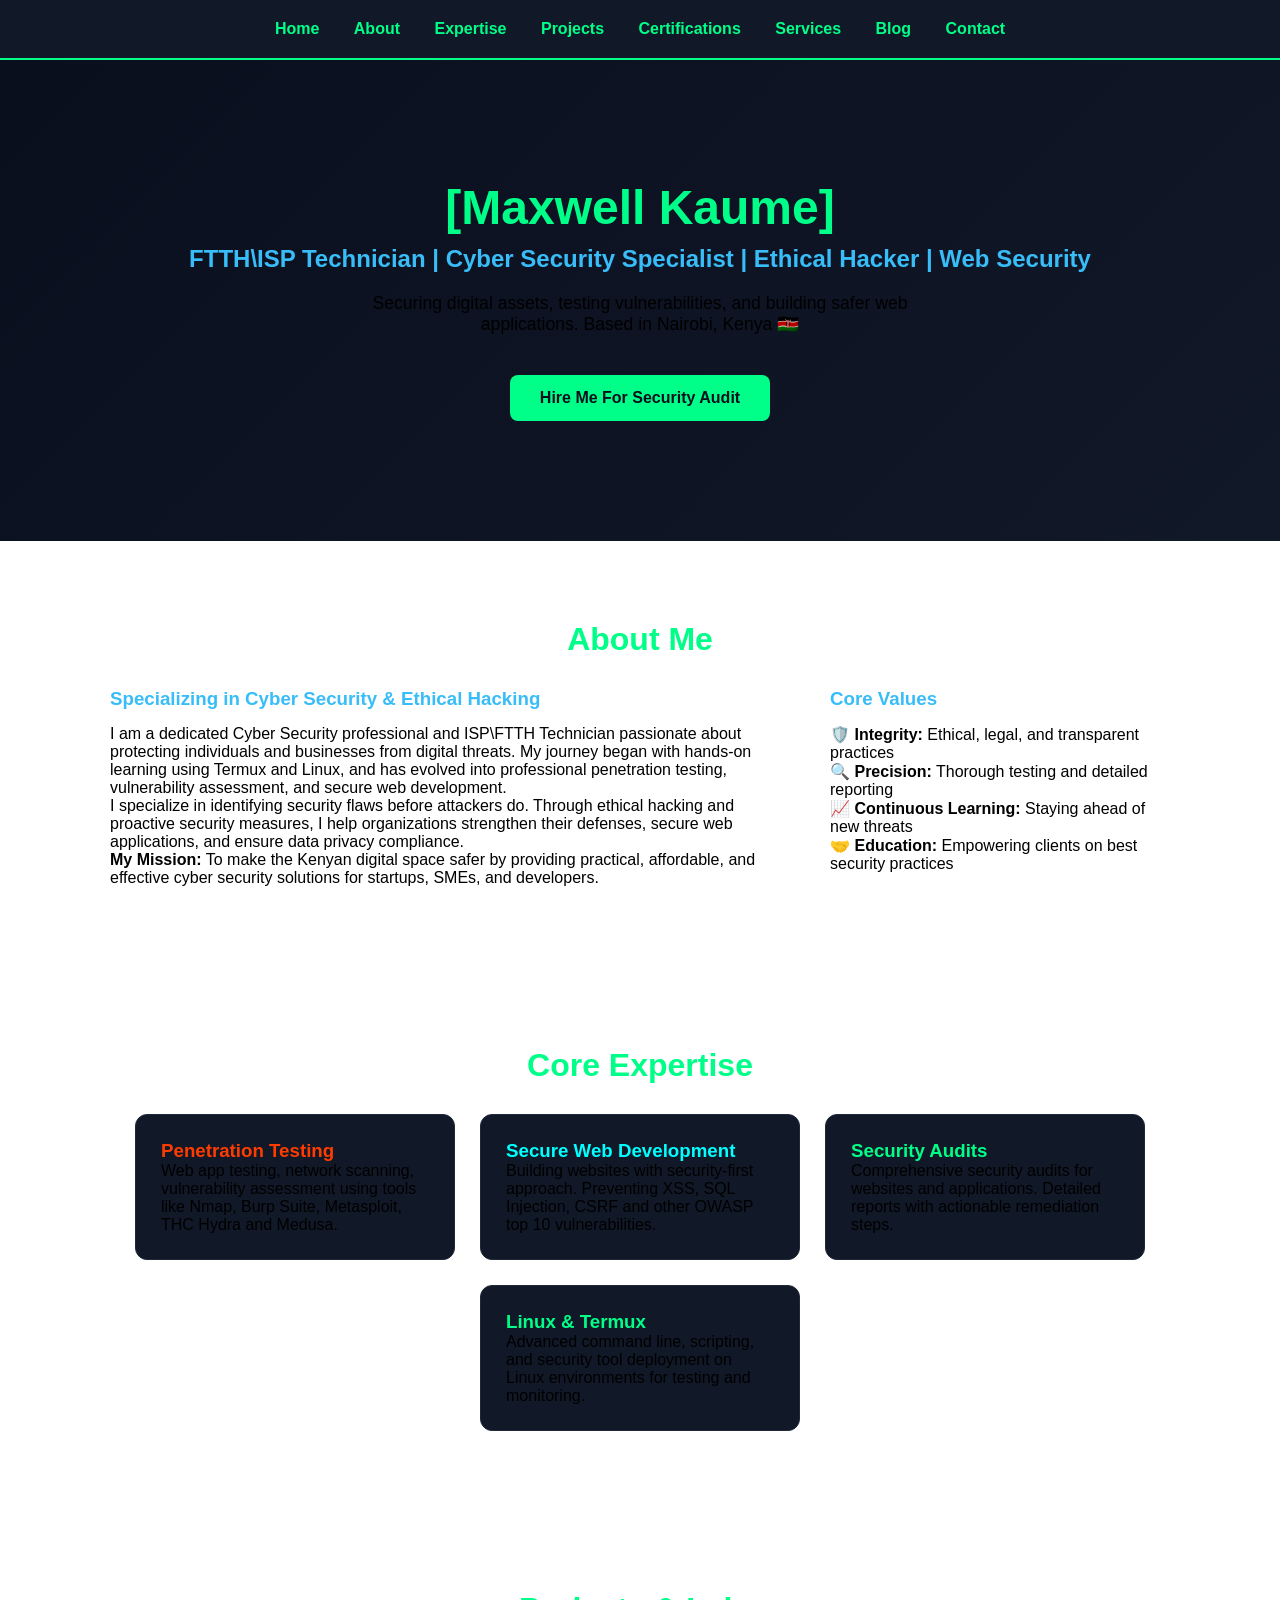
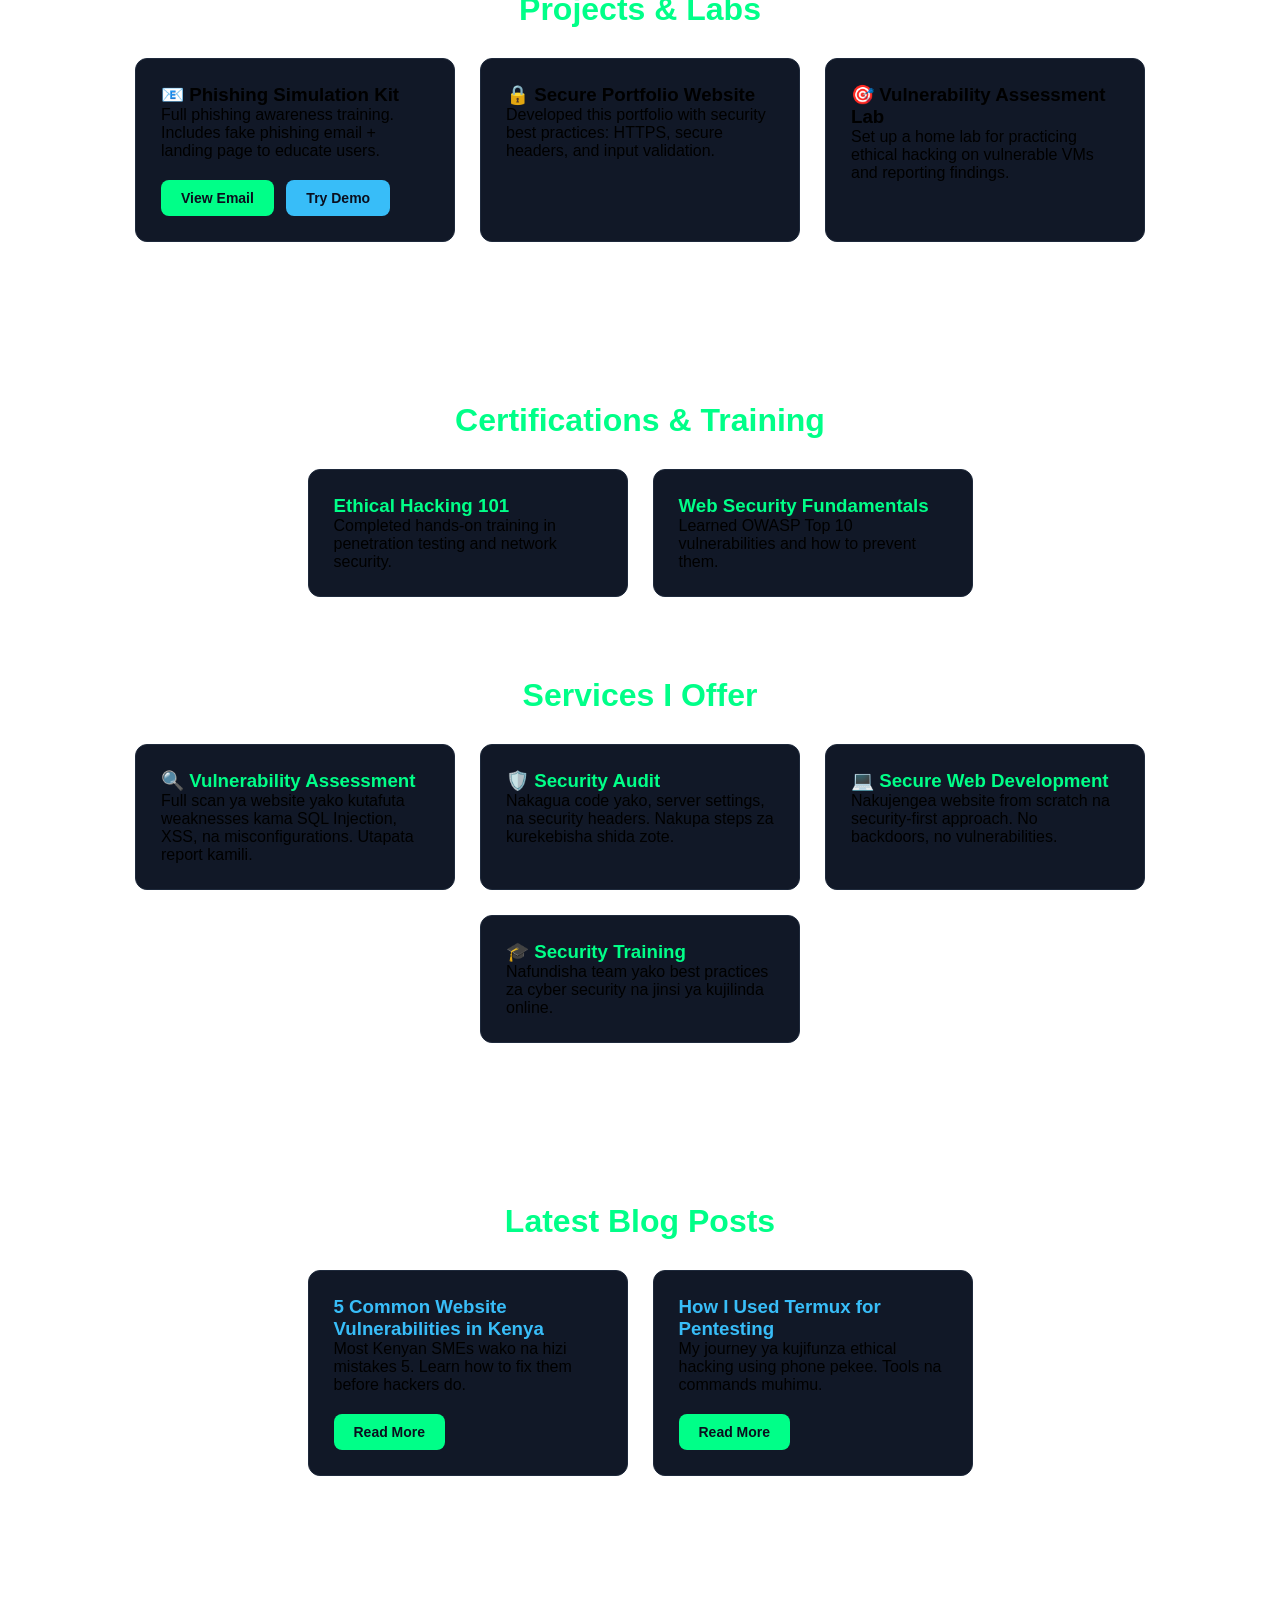
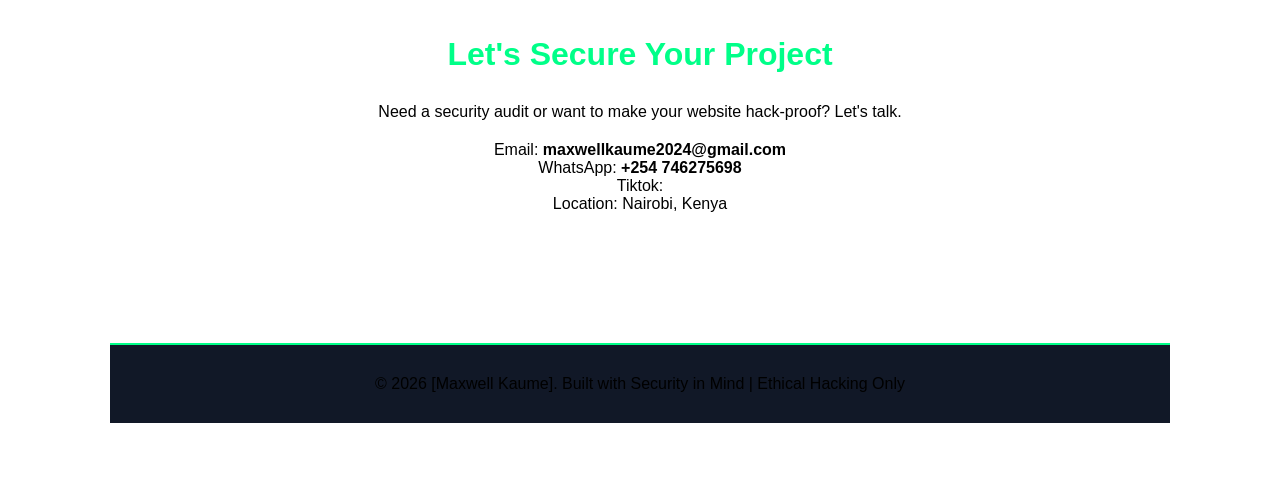
<file: index.html>
<!DOCTYPE html>
<html>
<head>
    <title>Maxwel Kaume - FTTH Technician and Cyber Security Specialist</title>
    <style>
        * { margin: 0; padding: 0; box-sizing: border-box; font-family: 'Segoe UI', Arial, sans-serif; }         
        
        header { background: #111827; padding: 20px; text-align: center; position: sticky; top: 0; border-bottom: 2px solid #00ff88; }
        nav a { color: #00ff88; margin: 0 15px; text-decoration: none; font-weight: 600; }
        nav a:hover { color: #38bdf8; }
        
        .hero { padding: 120px 20px; text-align: center; background: linear-gradient(135deg, #0a0f1e 0%, #111827 100%); }
        .hero h1 { font-size: 3rem; color: #00ff88; }
        .hero h2 { font-size: 1.5rem; color: #38bdf8; margin: 10px 0; }
        .hero p { font-size: 1.1rem; margin: 20px auto; max-width: 600px; }
        
        .section { padding: 80px 20px; max-width: 1100px; margin: auto; }
        .section h2 { color: #00ff88; margin-bottom: 30px; text-align: center; font-size: 2rem; }
        
        .grid { display: flex; gap: 25px; flex-wrap: wrap; justify-content: center; }
        .card { background: #111827; padding: 25px; border-radius: 12px; width: 320px; border: 1px solid #1e293b; }
        .card:hover { border-color: #00ff88; }
        
        footer { background: #111827; text-align: center; padding: 30px; margin-top: 50px; border-top: 2px solid #00ff88; }
        .btn { background: #00ff88; color: #0a0f1e; padding: 14px 30px; border-radius: 8px; text-decoration: none; display: inline-block; margin-top: 20px; font-weight: bold; }
        .btn:hover { background: #38bdf8; }
    </style>
</head>
<body>

    <header>
        <nav>
            <a href="#home">Home</a>
            <a href="#about">About</a>
            <a href="#skills">Expertise</a>
            <a href="#projects">Projects</a>
            <a href="#certs">Certifications</a>
            <a href="#services">Services</a>
            <a href="#blog">Blog</a>
            <a href="#contact">Contact</a>

        </nav>
    </header>

    <section class="hero" id="home">
        <h1>[Maxwell Kaume]</h1>
        <h2>FTTH\ISP Technician | Cyber Security Specialist | Ethical Hacker | Web Security</h2>
        <p>Securing digital assets, testing vulnerabilities, and building safer web applications. Based in Nairobi, Kenya 🇰🇪</p>
        <a href="#contact" class="btn">Hire Me For Security Audit</a>
    </section>

    <section class="section" id="about">
        <h2>About Me</h2>
        <div style="display: flex; gap: 40px; flex-wrap: wrap; align-items: flex-start;">
            <div style="flex: 2; min-width: 300px;">
                <h3 style="color: #38bdf8; margin-bottom: 15px;">Specializing in Cyber Security & Ethical Hacking</h3>
                <p>
                    I am a dedicated Cyber Security professional and ISP\FTTH Technician passionate about protecting individuals and businesses from digital threats. 
                    My journey began with hands-on learning using Termux and Linux, and has evolved into professional penetration testing, 
                    vulnerability assessment, and secure web development.
                </p>
                <p>
                    I specialize in identifying security flaws before attackers do. Through ethical hacking and proactive security measures, 
                    I help organizations strengthen their defenses, secure web applications, and ensure data privacy compliance.
                </p>
                <p>
                    <strong>My Mission:</strong> To make the Kenyan digital space safer by providing practical, affordable, and effective 
                    cyber security solutions for startups, SMEs, and developers.
                </p>
            </div>
            <div style="flex: 1; min-width: 300px;">
                <h3 style="color: #38bdf8; margin-bottom: 15px;">Core Values</h3>
                <ul style="list-style: none; padding-left: 0;">
                    <li>🛡️ <strong>Integrity:</strong> Ethical, legal, and transparent practices</li>
                    <li>🔍 <strong>Precision:</strong> Thorough testing and detailed reporting</li>
                    <li>📈 <strong>Continuous Learning:</strong> Staying ahead of new threats</li>
                    <li>🤝 <strong>Education:</strong> Empowering clients on best security practices</li>
                </ul>
            </div>
        </div>
    </section>

    <section class="section" id="skills">
        <h2>Core Expertise</h2>
        <div class="grid">
            <div class="card">
                <h3 style="color: #ff3c00;">Penetration Testing</h3>
                <p>Web app testing, network scanning, vulnerability assessment using tools like Nmap, Burp Suite, Metasploit, THC Hydra and Medusa.</p>
            </div>
            <div class="card">
                <h3 style="color: #00ffff;">Secure Web Development</h3>
                <p>Building websites with security-first approach. Preventing XSS, SQL Injection, CSRF and other OWASP top 10 vulnerabilities.</p>
            </div>
            <div class="card">
                <h3 style="color: #00ff88;">Security Audits</h3>
                <p>Comprehensive security audits for websites and applications. Detailed reports with actionable remediation steps.</p>
            </div>
            <div class="card">
                <h3 style="color: #00ff88;">Linux & Termux</h3>
                <p>Advanced command line, scripting, and security tool deployment on Linux environments for testing and monitoring.</p>
            </div>
        </div>
    </section>

    <section class="section" id="projects">
    <h2>Projects & Labs</h2>
    <div class="grid">
        
        <div class="card">
            <h3>📧 Phishing Simulation Kit</h3>
            <p>Full phishing awareness training. Includes fake phishing email + landing page to educate users.</p>
            <a href="phishing-email.html" class="btn" style="padding: 10px 20px; font-size: 14px; margin-right: 8px;">View Email</a>
            <a href="phishing-sim.html" class="btn" style="padding: 10px 20px; font-size: 14px; background: #38bdf8;">Try Demo</a>
        </div>

        <div class="card">
            <h3>🔒 Secure Portfolio Website</h3>
            <p>Developed this portfolio with security best practices: HTTPS, secure headers, and input validation.</p>
        </div>

        <div class="card">
            <h3>🎯 Vulnerability Assessment Lab</h3>
            <p>Set up a home lab for practicing ethical hacking on vulnerable VMs and reporting findings.</p>
        </div>
    </div>
</section>
    <section class="section" id="certs">
    <h2>Certifications & Training</h2>
    <div class="grid">
        <div class="card">
            <h3 style="color: #00ff88;">Ethical Hacking 101</h3>
            <p>Completed hands-on training in penetration testing and network security.</p>
        </div>
        <div class="card">
            <h3 style="color: #00ff88;">Web Security Fundamentals</h3>
            <p>Learned OWASP Top 10 vulnerabilities and how to prevent them.</p>
        </div>
    </div><section class="section" id="services">
    <h2>Services I Offer</h2>
    <div class="grid">
        <div class="card">
            <h3 style="color: #00ff88;">🔍 Vulnerability Assessment</h3>
            <p>Full scan ya website yako kutafuta weaknesses kama SQL Injection, XSS, na misconfigurations. Utapata report kamili.</p>
        </div>
        <div class="card">
            <h3 style="color: #00ff88;">🛡️ Security Audit</h3>
            <p>Nakagua code yako, server settings, na security headers. Nakupa steps za kurekebisha shida zote.</p>
        </div>
        <div class="card">
            <h3 style="color: #00ff88;">💻 Secure Web Development</h3>
            <p>Nakujengea website from scratch na security-first approach. No backdoors, no vulnerabilities.</p>
        </div>
        <div class="card">
            <h3 style="color: #00ff88;">🎓 Security Training</h3>
            <p>Nafundisha team yako best practices za cyber security na jinsi ya kujilinda online.</p>
        </div>
    </div>
</section>

<section class="section" id="blog">
    <h2>Latest Blog Posts</h2>
    <div class="grid">
        <div class="card">
            <h3 style="color: #38bdf8;">5 Common Website Vulnerabilities in Kenya</h3>
            <p>Most Kenyan SMEs wako na hizi mistakes 5. Learn how to fix them before hackers do.</p>
            <a href="#" class="btn" style="padding: 10px 20px; font-size: 14px;">Read More</a>
        </div>
        <div class="card">
            <h3 style="color: #38bdf8;">How I Used Termux for Pentesting</h3>
            <p>My journey ya kujifunza ethical hacking using phone pekee. Tools na commands muhimu.</p>
            <a href="#" class="btn" style="padding: 10px 20px; font-size: 14px;">Read More</a>
        </div>
    </div>
</section>

    <section class="section" id="contact">
        <h2>Let's Secure Your Project</h2>
        <p style="text-align: center; margin-bottom: 20px;">Need a security audit or want to make your website hack-proof? Let's talk.</p>
        <p style="text-align: center;">Email: <strong>maxwellkaume2024@gmail.com</strong></p>
        <p style="text-align: center;">WhatsApp: <strong>+254 746275698</strong></p>
        <p style="text-align: center;">Tiktok: <strong><BlackShadow_254></strong></p>
        </strong></p> 
        <p style="text-align: center;">Location: Nairobi, Kenya</p>
    </section>

    <footer>
        <p>© 2026 [Maxwell Kaume]. Built with Security in Mind | Ethical Hacking Only</p>
     </footer>
</body>
</html>
</file>
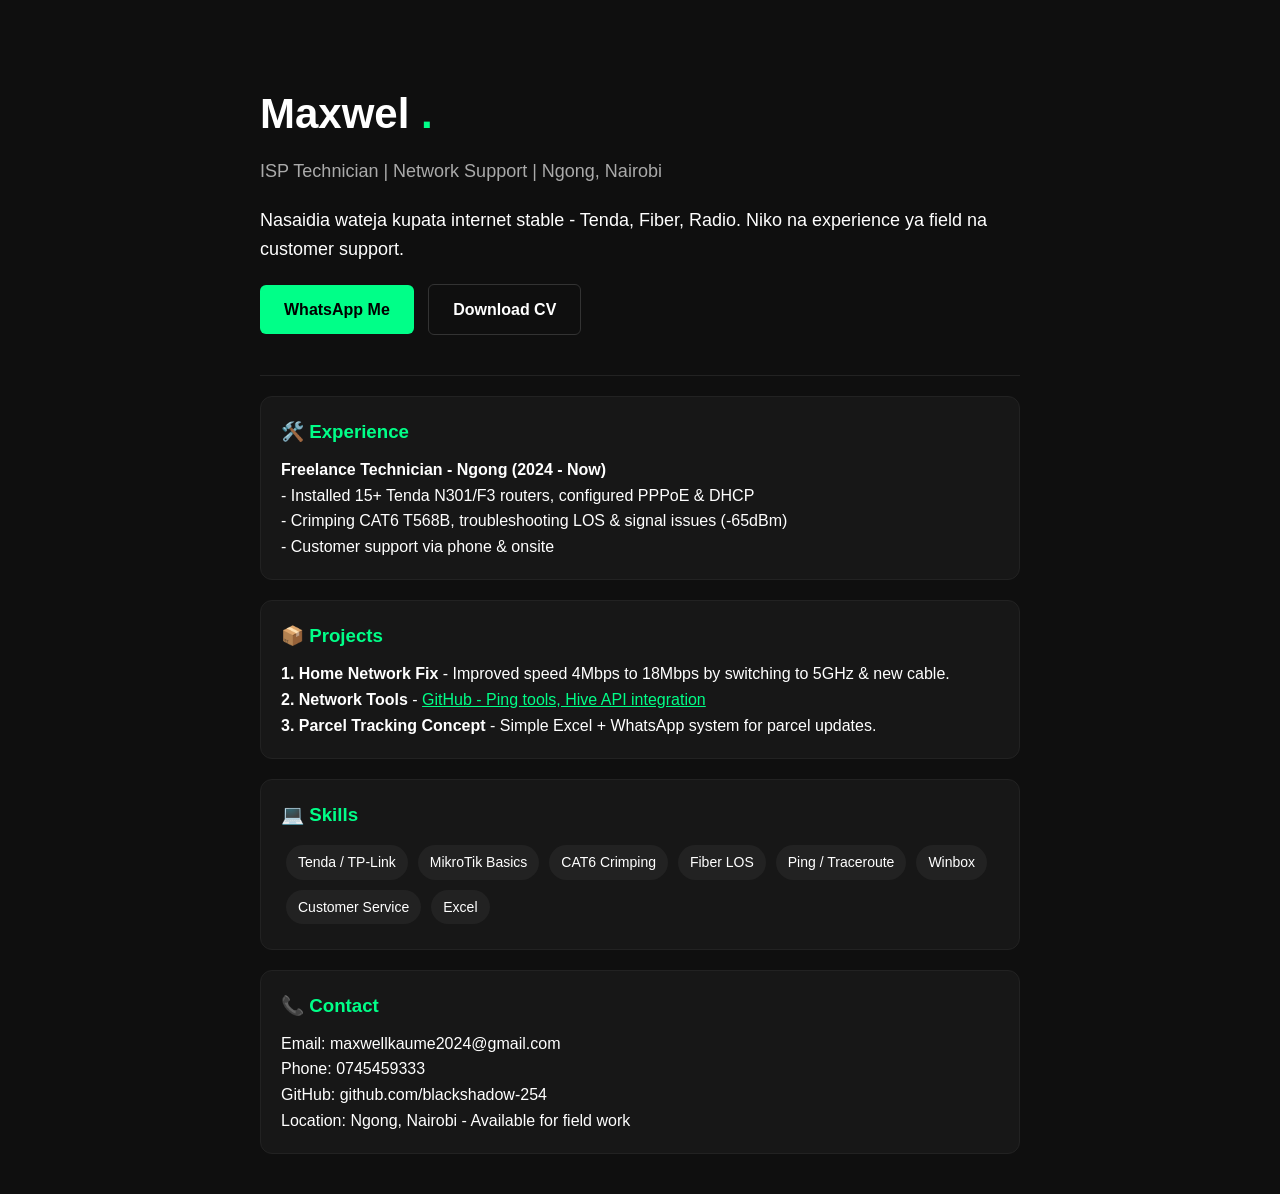
<file: index 2.html>
<!DOCTYPE html>
<html lang="en">
<head>
<meta charset="UTF-8">
<meta name="viewport" content="width=device-width, initial-scale=1.0">
<title>Maxwel | ISP Technician - Nairobi</title>
<style>
*{margin:0;padding:0;box-sizing:border-box;font-family:Arial,sans-serif}
body{background:#0f0f0f;color:#fff;line-height:1.6}
.container{max-width:800px;margin:0 auto;padding:20px}
.hero{padding:60px 0 40px;border-bottom:1px solid #222}
.hero h1{font-size:42px;margin-bottom:10px}
.hero h1 span{color:#00ff88}
.hero p{color:#aaa;font-size:18px;margin-bottom:20px}
.btn{display:inline-block;background:#00ff88;color:#000;padding:12px 24px;text-decoration:none;font-weight:bold;border-radius:6px;margin-right:10px}
.btn-outline{border:1px solid #333;color:#fff;background:transparent}
.card{background:#171717;padding:20px;border-radius:12px;margin:20px 0;border:1px solid #222}
.card h3{margin-bottom:10px;color:#00ff88}
.skills span{display:inline-block;background:#222;padding:6px 12px;border-radius:20px;margin:5px;font-size:14px}
a{color:#00ff88}
</style>
</head>
<body>
<div class="container">
  <div class="hero">
    <h1>Maxwel <span>.</span></h1>
    <p>ISP Technician | Network Support | Ngong, Nairobi</p>
    <p style="color:#fff">Nasaidia wateja kupata internet stable - Tenda, Fiber, Radio. Niko na experience ya field na customer support.</p>
    <a class="btn" href="https://wa.me/254745459333">WhatsApp Me</a>
    <a class="btn btn-outline" href="cv.pdf">Download CV</a>
  </div> 

  <div class="card">
    <h3>🛠️ Experience</h3>
    <p><b>Freelance Technician - Ngong (2024 - Now)</b><br>
    - Installed 15+ Tenda N301/F3 routers, configured PPPoE & DHCP<br>
    - Crimping CAT6 T568B, troubleshooting LOS & signal issues (-65dBm)<br>
    - Customer support via phone & onsite</p>
  </div>

  <div class="card">
    <h3>📦 Projects</h3>
    <p><b>1. Home Network Fix</b> - Improved speed 4Mbps to 18Mbps by switching to 5GHz & new cable.</p>
    <p><b>2. Network Tools</b> - <a href="https://github.com/blackshadow-254">GitHub - Ping tools, Hive API integration</a></p>
    <p><b>3. Parcel Tracking Concept</b> - Simple Excel + WhatsApp system for parcel updates.</p>
  </div>

  <div class="card">
    <h3>💻 Skills</h3>
    <div class="skills">
      <span>Tenda / TP-Link</span><span>MikroTik Basics</span><span>CAT6 Crimping</span><span>Fiber LOS</span><span>Ping / Traceroute</span><span>Winbox</span><span>Customer Service</span><span>Excel</span>
    </div>
  </div>

  <div class="card">
    <h3>📞 Contact</h3>
    <p>Email: maxwellkaume2024@gmail.com</p>
    <p>Phone: 0745459333</p>
    <p>GitHub: github.com/blackshadow-254</p>
    <p>Location: Ngong, Nairobi - Available for field work</p>
  </div>
</div>
</body>
</html>
</file>
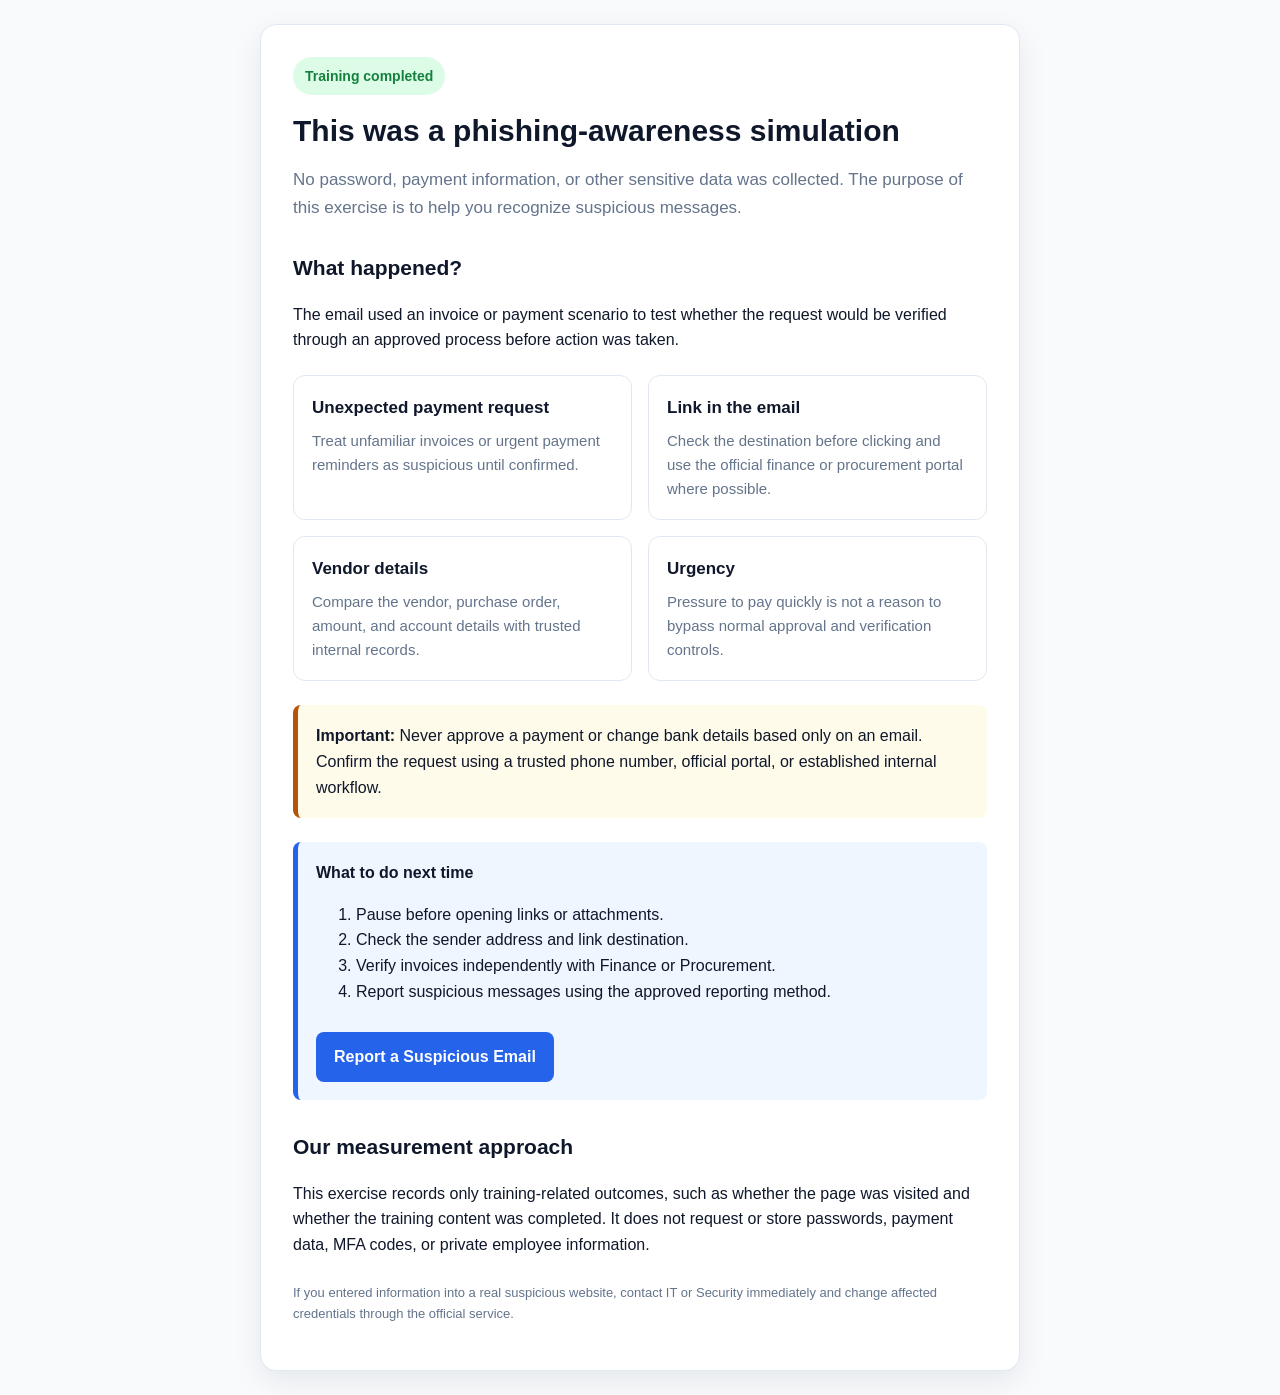
<file: outcome.html>
<!doctype html>
<html lang="en">
<head>
  <meta charset="utf-8">
  <meta name="viewport" content="width=device-width, initial-scale=1">
  <title>Security Awareness Training</title>

  <style>
    :root {
      --navy: #0f172a;
      --blue: #2563eb;
      --green: #15803d;
      --amber: #b45309;
      --gray: #64748b;
      --light: #f8fafc;
      --border: #e2e8f0;
    }

    * {
      box-sizing: border-box;
    }

    body {
      margin: 0;
      padding: 24px;
      background: var(--light);
      color: var(--navy);
      font-family: Arial, Helvetica, sans-serif;
      line-height: 1.6;
    }

    .container {
      width: 100%;
      max-width: 760px;
      margin: 0 auto;
    }

    .card {
      background: #ffffff;
      border: 1px solid var(--border);
      border-radius: 16px;
      padding: 32px;
      box-shadow: 0 10px 30px rgba(15, 23, 42, 0.08);
    }

    .status {
      display: inline-block;
      padding: 8px 12px;
      border-radius: 999px;
      background: #dcfce7;
      color: var(--green);
      font-size: 14px;
      font-weight: bold;
    }

    h1 {
      margin: 18px 0 8px;
      font-size: 30px;
      line-height: 1.2;
    }

    h2 {
      margin-top: 30px;
      font-size: 21px;
    }

    .lead {
      color: var(--gray);
      font-size: 17px;
    }

    .grid {
      display: grid;
      grid-template-columns: repeat(2, 1fr);
      gap: 16px;
      margin-top: 22px;
    }

    .item {
      padding: 18px;
      border: 1px solid var(--border);
      border-radius: 12px;
      background: #ffffff;
    }

    .item h3 {
      margin: 0 0 8px;
      font-size: 17px;
    }

    .item p {
      margin: 0;
      color: var(--gray);
      font-size: 15px;
    }

    .warning {
      margin-top: 24px;
      padding: 18px;
      border-left: 5px solid var(--amber);
      border-radius: 8px;
      background: #fffbeb;
    }

    .action {
      margin-top: 24px;
      padding: 18px;
      border-left: 5px solid var(--blue);
      border-radius: 8px;
      background: #eff6ff;
    }

    .button {
      display: inline-block;
      margin-top: 12px;
      padding: 12px 18px;
      border-radius: 8px;
      background: var(--blue);
      color: white;
      text-decoration: none;
      font-weight: bold;
    }

    .footer {
      margin-top: 26px;
      color: var(--gray);
      font-size: 13px;
    }

    @media (max-width: 600px) {
      body {
        padding: 14px;
      }

      .card {
        padding: 22px;
      }

      h1 {
        font-size: 25px;
      }

      .grid {
        grid-template-columns: 1fr;
      }
    }
  </style>
</head>

<body>
  <main class="container">
    <section class="card">
      <span class="status">Training completed</span>

      <h1>This was a phishing-awareness simulation</h1>

      <p class="lead">
        No password, payment information, or other sensitive data was collected.
        The purpose of this exercise is to help you recognize suspicious messages.
      </p>

      <h2>What happened?</h2>

      <p>
        The email used an invoice or payment scenario to test whether the request
        would be verified through an approved process before action was taken.
      </p>

      <div class="grid">
        <div class="item">
          <h3>Unexpected payment request</h3>
          <p>
            Treat unfamiliar invoices or urgent payment reminders as suspicious
            until confirmed.
          </p>
        </div>

        <div class="item">
          <h3>Link in the email</h3>
          <p>
            Check the destination before clicking and use the official finance
            or procurement portal where possible.
          </p>
        </div>

        <div class="item">
          <h3>Vendor details</h3>
          <p>
            Compare the vendor, purchase order, amount, and account details with
            trusted internal records.
          </p>
        </div>

        <div class="item">
          <h3>Urgency</h3>
          <p>
            Pressure to pay quickly is not a reason to bypass normal approval
            and verification controls.
          </p>
        </div>
      </div>

      <div class="warning">
        <strong>Important:</strong>
        Never approve a payment or change bank details based only on an email.
        Confirm the request using a trusted phone number, official portal, or
        established internal workflow.
      </div>

      <div class="action">
        <strong>What to do next time</strong>
        <ol>
          <li>Pause before opening links or attachments.</li>
          <li>Check the sender address and link destination.</li>
          <li>Verify invoices independently with Finance or Procurement.</li>
          <li>Report suspicious messages using the approved reporting method.</li>
        </ol>

        <a class="button"
           href="mailto:security@example.com?subject=Suspicious%20email%20report">
          Report a Suspicious Email
        </a>
      </div>

      <h2>Our measurement approach</h2>

      <p>
        This exercise records only training-related outcomes, such as whether
        the page was visited and whether the training content was completed.
        It does not request or store passwords, payment data, MFA codes, or
        private employee information.
      </p>

      <p class="footer">
        If you entered information into a real suspicious website, contact IT or
        Security immediately and change affected credentials through the official
        service.
      </p>
    </section>
  </main>
</body>
</html>
</file>
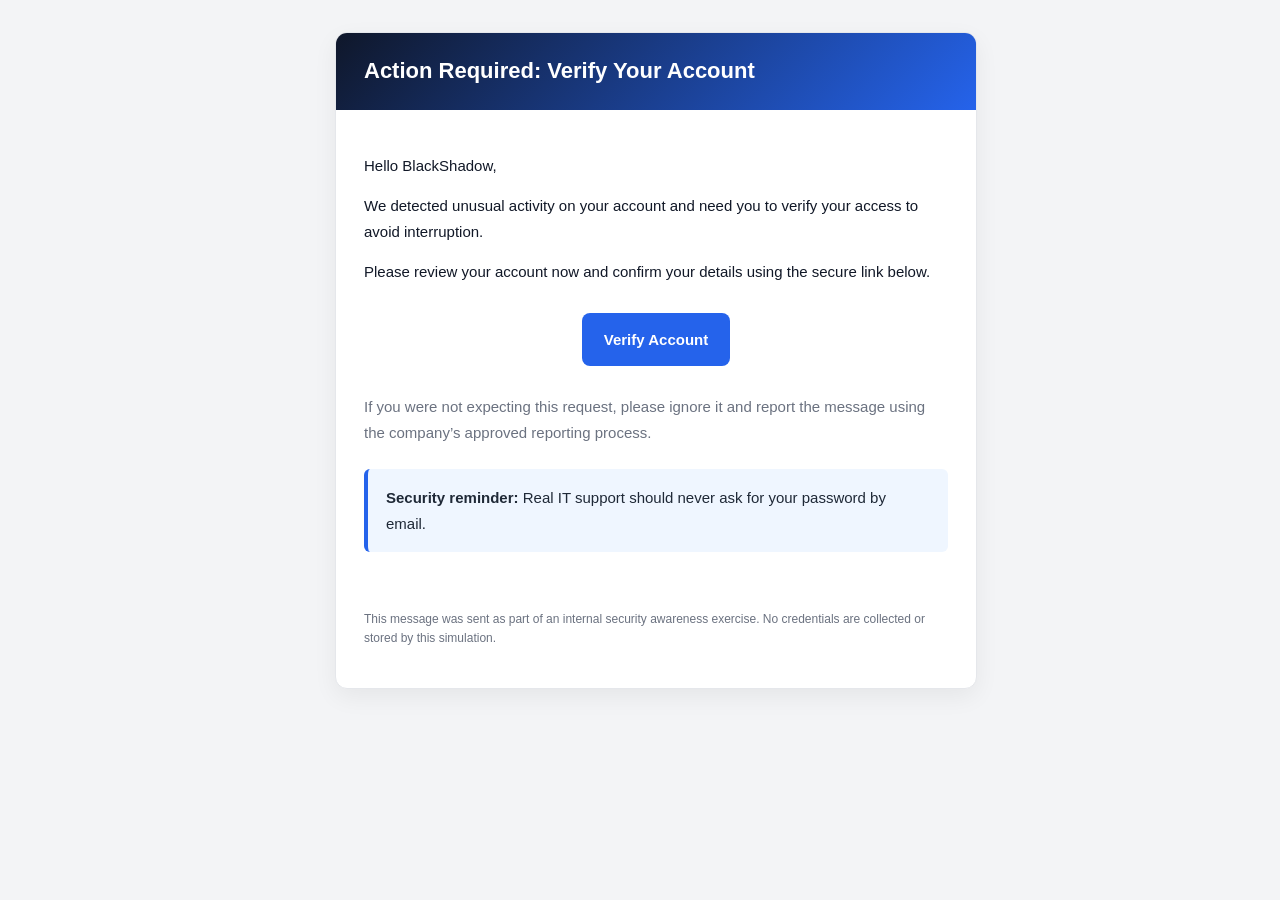
<file: phishing-email.html>
<!doctype html>
<html lang="en">
<head>
  <meta charset="utf-8">
  <meta name="viewport" content="width=device-width, initial-scale=1.0">
  <title>Action Required: Verify Your Account</title>
  <style>
    body {
      margin: 0;
      padding: 0;
      background-color: #f3f4f6;
      font-family: Arial, Helvetica, sans-serif;
      color: #111827;
    }
    .container {
      width: 100%;
      padding: 32px 16px;
    }
    .card {
      max-width: 640px;
      margin: 0 auto;
      background: #ffffff;
      border-radius: 12px;
      overflow: hidden;
      border: 1px solid #e5e7eb;
      box-shadow: 0 8px 24px rgba(0,0,0,0.06);
    }
    .header {
      background: linear-gradient(135deg, #0f172a, #2563eb);
      color: #ffffff;
      padding: 24px 28px;
    }
    .header h1 {
      margin: 0;
      font-size: 22px;
      line-height: 1.3;
    }
    .content {
      padding: 28px;
      font-size: 15px;
      line-height: 1.7;
    }
    .button-wrap {
      text-align: center;
      margin: 28px 0;
    }
    .button {
      display: inline-block;
      background: #2563eb;
      color: #ffffff !important;
      text-decoration: none;
      font-weight: bold;
      padding: 14px 22px;
      border-radius: 8px;
      font-size: 15px;
    }
    .note {
      background: #eff6ff;
      border-left: 4px solid #2563eb;
      padding: 16px 18px;
      margin-top: 24px;
      border-radius: 6px;
      color: #1f2937;
    }
    .footer {
      padding: 18px 28px 28px;
      color: #6b7280;
      font-size: 12px;
      line-height: 1.6;
    }
    .muted {
      color: #6b7280;
    }
    a {
      color: #2563eb;
    }
  </style>
</head>
<body>
  <div class="container">
    <div class="card">
      <div class="header">
        <h1>Action Required: Verify Your Account</h1>
      </div>
      <div class="content">
        <p>Hello BlackShadow,</p>

        <p>
          We detected unusual activity on your account and need you to verify your access to avoid interruption.
        </p>

        <p>
          Please review your account now and confirm your details using the secure link below.
        </p>

        <div class="button-wrap">
          <a class="button" href="{{.URL}}">Verify Account</a>
        </div>

        <p class="muted">
          If you were not expecting this request, please ignore it and report the message using the company’s approved reporting process.
        </p>

        <div class="note">
          <strong>Security reminder:</strong> Real IT support should never ask for your password by email.
        </div>
      </div>

      <div class="footer">
        <p>
          This message was sent as part of an internal security awareness exercise.
          No credentials are collected or stored by this simulation.
        </p>
      </div>
    </div>
  </div>
</body>
</html>
</file>
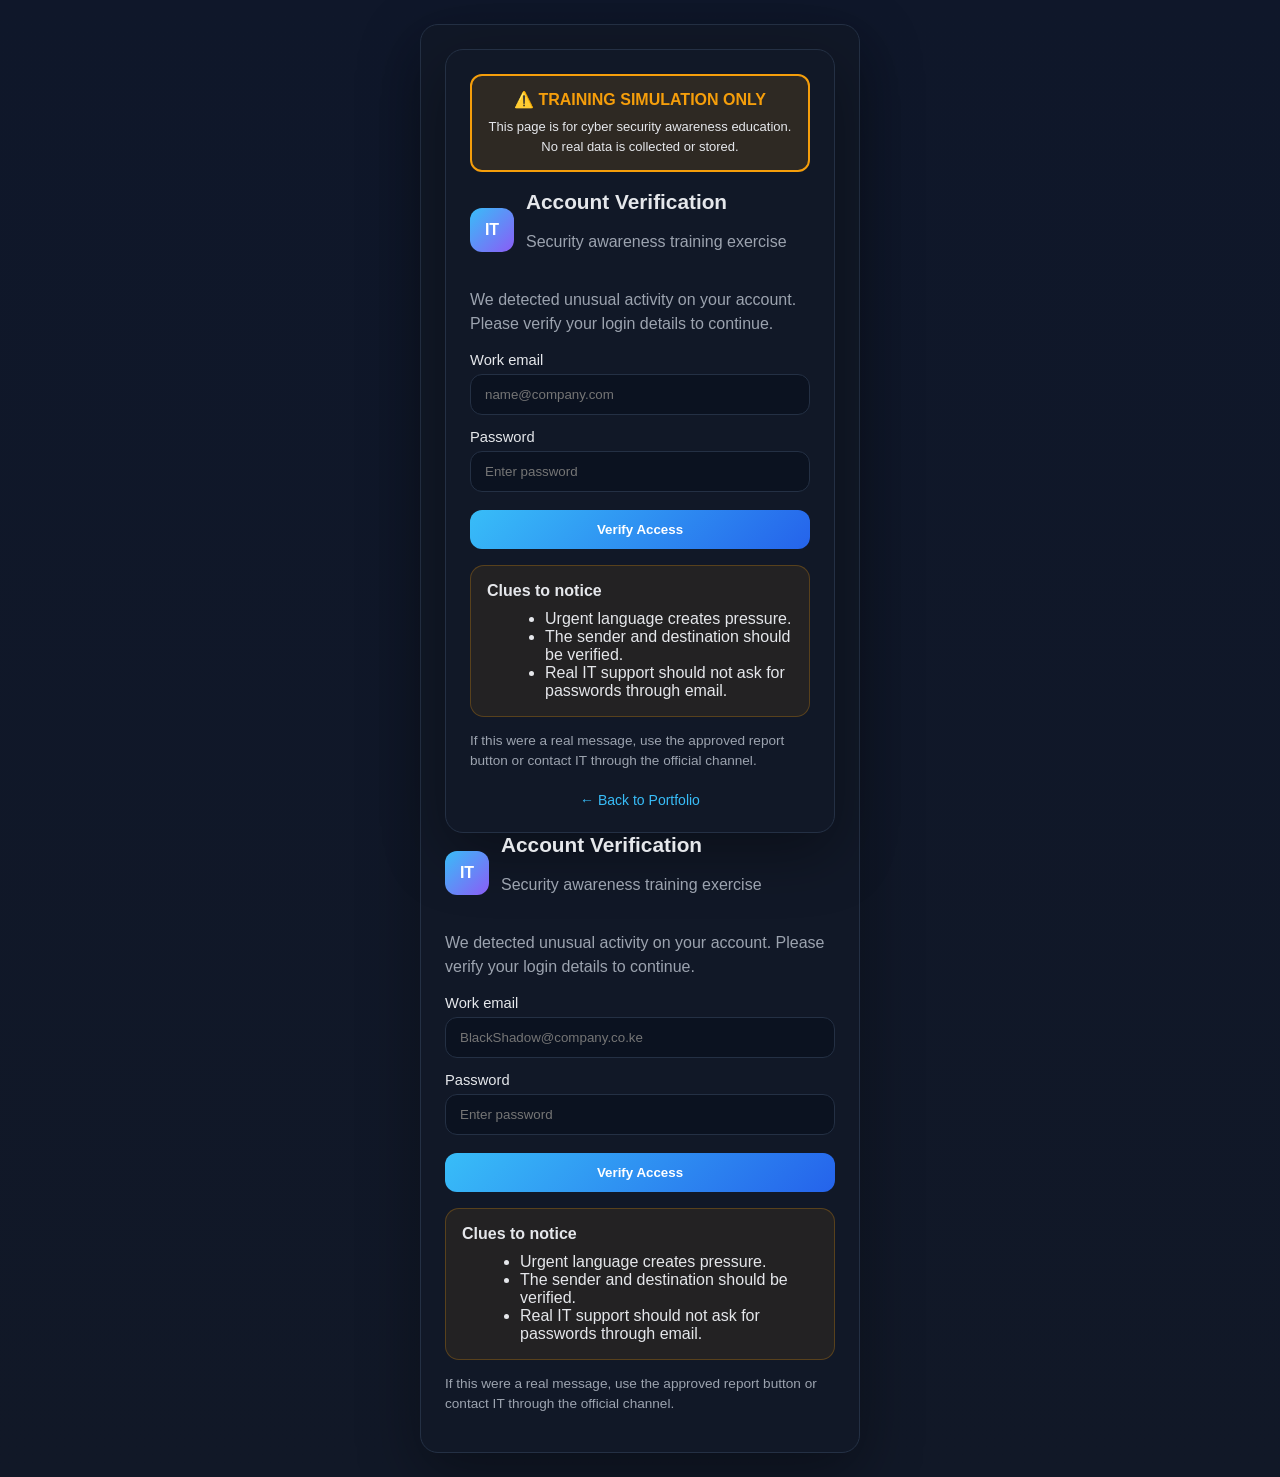
<file: phishing-sim.html>
<!doctype html>
<html lang="en">
<head>
  <meta charset="utf-8" />
  <meta name="viewport" content="width=device-width, initial-scale=1" />
  <title>Security Awareness Check</title>
  <style>
    :root {
      --bg: #0f172a;
      --card: #111827;
      --text: #e5e7eb;
      --muted: #9ca3af;
      --accent: #38bdf8;
      --ok: #22c55e;
      --warn: #f59e0b;
      --border: #243044;
    }
    * { box-sizing: border-box; }
    body {
      margin: 0;
      font-family: Arial, Helvetica, sans-serif;
      background: linear-gradient(180deg, #0f172a, #111827);
      color: var(--text);
      min-height: 100vh;
      display: grid;
      place-items: center;
      padding: 24px;
    }
    .wrap {
      width: 100%;
      max-width: 440px;
    }
    .card {
      background: rgba(17, 24, 39, 0.96);
      border: 1px solid var(--border);
      border-radius: 18px;
      padding: 24px;
      box-shadow: 0 20px 60px rgba(0,0,0,.35);
    }
    .brand {
      display: flex;
      align-items: center;
      gap: 12px;
      margin-bottom: 18px;
    }
    .logo {
      width: 44px;
      height: 44px;
      border-radius: 12px;
      background: linear-gradient(135deg, var(--accent), #8b5cf6);
      display: grid;
      place-items: center;
      font-weight: 700;
      color: white;
    }
    h1 { font-size: 1.3rem; margin: 0; }
    p { color: var(--muted); line-height: 1.5; }
    label { display: block; margin: 14px 0 6px; font-size: .92rem; }
    input {
      width: 100%;
      padding: 12px 14px;
      border-radius: 12px;
      border: 1px solid var(--border);
      background: #0b1220;
      color: var(--text);
      outline: none;
    }
    input:focus { border-color: var(--accent); }
    button {
      width: 100%;
      margin-top: 18px;
      padding: 12px 14px;
      border: 0;
      border-radius: 12px;
      background: linear-gradient(135deg, var(--accent), #2563eb);
      color: white;
      font-weight: 700;
      cursor: pointer;
    }
    .fineprint {
      margin-top: 14px;
      font-size: .85rem;
      color: var(--muted);
    }
    .banner {
      display: none;
      margin-top: 18px;
      padding: 16px;
      border-radius: 14px;
      border: 1px solid rgba(34,197,94,.3);
      background: rgba(34,197,94,.08);
    }
    .banner.show { display: block; }
    .warnbox {
      margin-top: 16px;
      padding: 16px;
      border-radius: 14px;
      border: 1px solid rgba(245,158,11,.25);
      background: rgba(245,158,11,.08);
    }
    ul { margin: 10px 0 0 18px; color: var(--text); }
  </style>
</head>
<body>
  <div class="wrap">
    <div class="card"><!doctype html>
<html lang="en">
<head>
<meta charset="utf-8" />
<meta name="viewport" content="width=device-width, initial-scale=1" />
<title>Security Awareness Check</title>
<style>
:root { --bg: #0f172a; --card: #111827; --text: #e5e7eb; --muted: #9ca3af; --accent: #38bdf8; --ok: #22c55e; --warn: #f59e0b; --border: #243044; }
* { box-sizing: border-box; }
body { margin: 0; font-family: Arial, Helvetica, sans-serif; background: linear-gradient(180deg, #0f172a, #111827); color: var(--text); min-height: 100vh; display: grid; place-items: center; padding: 24px; }
.wrap { width: 100%; max-width: 440px; }
.card { background: rgba(17, 24, 39, 0.96); border: 1px solid var(--border); border-radius: 18px; padding: 24px; box-shadow: 0 20px 60px rgba(0,0,0,.35); }
.disclaimer { background: #f59e0b20; border: 2px solid #f59e0b; border-radius: 12px; padding: 14px; margin-bottom: 18px; text-align: center; }
.disclaimer strong { color: #f59e0b; }
.disclaimer p { margin: 8px 0 0; font-size: 13px; color: #e5e7eb; }
.brand { display: flex; align-items: center; gap: 12px; margin-bottom: 18px; }
.logo { width: 44px; height: 44px; border-radius: 12px; background: linear-gradient(135deg, var(--accent), #8b5cf6); display: grid; place-items: center; font-weight: 700; color: white; }
h1 { font-size: 1.3rem; margin: 0; }
p { color: var(--muted); line-height: 1.5; }
label { display: block; margin: 14px 0 6px; font-size: .92rem; }
input { width: 100%; padding: 12px 14px; border-radius: 12px; border: 1px solid var(--border); background: #0b1220; color: var(--text); outline: none; }
input:focus { border-color: var(--accent); }
button { width: 100%; margin-top: 18px; padding: 12px 14px; border: 0; border-radius: 12px; background: linear-gradient(135deg, var(--accent), #2563eb); color: white; font-weight: 700; cursor: pointer; }
.fineprint { margin-top: 14px; font-size: .85rem; color: var(--muted); }
.banner { display: none; margin-top: 18px; padding: 16px; border-radius: 14px; border: 1px solid rgba(34,197,94,.3); background: rgba(34,197,94,.08); }
.banner.show { display: block; }
.warnbox { margin-top: 16px; padding: 16px; border-radius: 14px; border: 1px solid rgba(245,158,11,.25); background: rgba(245,158,11,.08); }
ul { margin: 10px 0 0 18px; color: var(--text); }
.back-btn { display: block; text-align: center; margin-top: 20px; color: var(--accent); text-decoration: none; font-size: 14px; }
</style>
</head>
<body>
<div class="wrap">
<div class="card">
    
    <div class="disclaimer">
        <strong>⚠️ TRAINING SIMULATION ONLY</strong>
        <p>This page is for cyber security awareness education. No real data is collected or stored.</p>
    </div>

    <div class="brand">
        <div class="logo">IT</div>
        <div>
            <h1>Account Verification</h1>
            <p>Security awareness training exercise</p>
        </div>
    </div>
    <p>We detected unusual activity on your account. Please verify your login details to continue.</p>
    
    <form id="simForm">
        <label for="email">Work email</label>
        <input id="email" type="email" placeholder="name@company.com" autocomplete="off" />
        <label for="pass">Password</label>
        <input id="pass" type="password" placeholder="Enter password" autocomplete="off" />
        <button type="submit">Verify Access</button>
    </form>
    
    <div id="result" class="banner">
        <strong>This was a phishing awareness simulation.</strong>
        <p style="margin:8px 0 0;">No data was sent or stored. You caught a training message.</p>
    </div>
    
    <div class="warnbox">
        <strong>Clues to notice</strong>
        <ul>
            <li>Urgent language creates pressure.</li>
            <li>The sender and destination should be verified.</li>
            <li>Real IT support should not ask for passwords through email.</li>
        </ul>
    </div>
    
    <p class="fineprint">If this were a real message, use the approved report button or contact IT through the official channel.</p>
    <a href="index.html" class="back-btn">← Back to Portfolio</a>
</div>
</div>
<script>
document.getElementById('simForm').addEventListener('submit', function(e) {
    e.preventDefault();
    document.getElementById('result').classList.add('show');
    document.getElementById('simForm').reset();
});
</script>
</body>
</html>
      <div class="brand">
        <div class="logo">IT</div>
        <div>
          <h1>Account Verification</h1>
          <p>Security awareness training exercise</p>
        </div>
      </div>

      <p>
        We detected unusual activity on your account. Please verify your login details to continue.
      </p>

      <form id="simForm">
        <label for="email">Work email</label>
        <input id="email" type="email" placeholder="BlackShadow@company.co.ke" autocomplete="off" />

        <label for="pass">Password</label>
        <input id="pass" type="password" placeholder="Enter password" autocomplete="off" />

        <button type="submit">Verify Access</button>
      </form>

      <div id="result" class="banner">
        <strong>This was a phishing awareness simulation.</strong>
        <p style="margin:8px 0 0;">
          No data was sent or stored. You caught a training message.
        </p>
      </div>

      <div class="warnbox">
        <strong>Clues to notice</strong>
        <ul>
          <li>Urgent language creates pressure.</li>
          <li>The sender and destination should be verified.</li>
          <li>Real IT support should not ask for passwords through email.</li>
        </ul>
      </div>

      <p class="fineprint">
        If this were a real message, use the approved report button or contact IT through the official channel.
      </p>
    </div>
  </div>

  <script>
    document.getElementById('simForm').addEventListener('submit', function(e) {
      e.preventDefault();
      document.getElementById('result').classList.add('show');
      document.getElementById('simForm').reset();
    });
  </script>
</body>
</html>
</file>
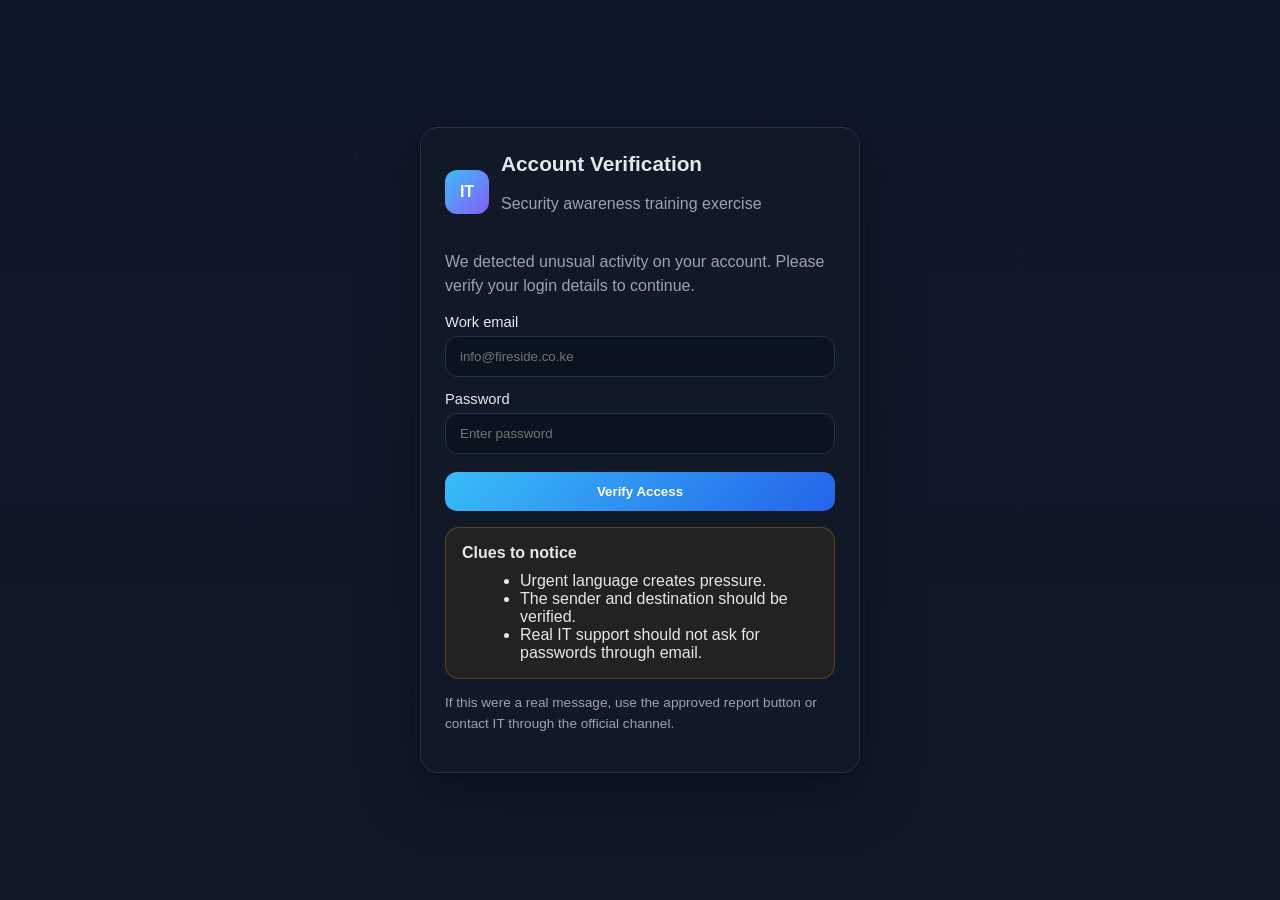
<file: Simulation.html>
<!doctype html>
<html lang="en">
<head>
  <meta charset="utf-8" />
  <meta name="viewport" content="width=device-width, initial-scale=1" />
  <title>Security Awareness Check</title>
  <style>
    :root {
      --bg: #0f172a;
      --card: #111827;
      --text: #e5e7eb;
      --muted: #9ca3af;
      --accent: #38bdf8;
      --ok: #22c55e;
      --warn: #f59e0b;
      --border: #243044;
    }
    * { box-sizing: border-box; }
    body {
      margin: 0;
      font-family: Arial, Helvetica, sans-serif;
      background: linear-gradient(180deg, #0f172a, #111827);
      color: var(--text);
      min-height: 100vh;
      display: grid;
      place-items: center;
      padding: 24px;
    }
    .wrap {
      width: 100%;
      max-width: 440px;
    }
    .card {
      background: rgba(17, 24, 39, 0.96);
      border: 1px solid var(--border);
      border-radius: 18px;
      padding: 24px;
      box-shadow: 0 20px 60px rgba(0,0,0,.35);
    }
    .brand {
      display: flex;
      align-items: center;
      gap: 12px;
      margin-bottom: 18px;
    }
    .logo {
      width: 44px;
      height: 44px;
      border-radius: 12px;
      background: linear-gradient(135deg, var(--accent), #8b5cf6);
      display: grid;
      place-items: center;
      font-weight: 700;
      color: white;
    }
    h1 { font-size: 1.3rem; margin: 0; }
    p { color: var(--muted); line-height: 1.5; }
    label { display: block; margin: 14px 0 6px; font-size: .92rem; }
    input {
      width: 100%;
      padding: 12px 14px;
      border-radius: 12px;
      border: 1px solid var(--border);
      background: #0b1220;
      color: var(--text);
      outline: none;
    }
    input:focus { border-color: var(--accent); }
    button {
      width: 100%;
      margin-top: 18px;
      padding: 12px 14px;
      border: 0;
      border-radius: 12px;
      background: linear-gradient(135deg, var(--accent), #2563eb);
      color: white;
      font-weight: 700;
      cursor: pointer;
    }
    .fineprint {
      margin-top: 14px;
      font-size: .85rem;
      color: var(--muted);
    }
    .banner {
      display: none;
      margin-top: 18px;
      padding: 16px;
      border-radius: 14px;
      border: 1px solid rgba(34,197,94,.3);
      background: rgba(34,197,94,.08);
    }
    .banner.show { display: block; }
    .warnbox {
      margin-top: 16px;
      padding: 16px;
      border-radius: 14px;
      border: 1px solid rgba(245,158,11,.25);
      background: rgba(245,158,11,.08);
    }
    ul { margin: 10px 0 0 18px; color: var(--text); }
  </style>
</head>
<body>
  <div class="wrap">
    <div class="card">
      <div class="brand">
        <div class="logo">IT</div>
        <div>
          <h1>Account Verification</h1>
          <p>Security awareness training exercise</p>
        </div>
      </div>

      <p>
        We detected unusual activity on your account. Please verify your login details to continue.
      </p>

      <form id="simForm">
        <label for="email">Work email</label>
        <input id="email" type="email" placeholder="info@fireside.co.ke" autocomplete="off" />

        <label for="pass">Password</label>
        <input id="pass" type="password" placeholder="Enter password" autocomplete="off" />

        <button type="submit">Verify Access</button>
      </form>

      <div id="result" class="banner">
        <strong>This was a phishing awareness simulation.</strong>
        <p style="margin:8px 0 0;">
          No data was sent or stored. You caught a training message.
        </p>
      </div>

      <div class="warnbox">
        <strong>Clues to notice</strong>
        <ul>
          <li>Urgent language creates pressure.</li>
          <li>The sender and destination should be verified.</li>
          <li>Real IT support should not ask for passwords through email.</li>
        </ul>
      </div>

      <p class="fineprint">
        If this were a real message, use the approved report button or contact IT through the official channel.
      </p>
    </div>
  </div>

  <script>
    document.getElementById('simForm').addEventListener('submit', function(e) {
      e.preventDefault();
      document.getElementById('result').classList.add('show');
      document.getElementById('simForm').reset();
    });
  </script>
</body>
</html>
</file>
